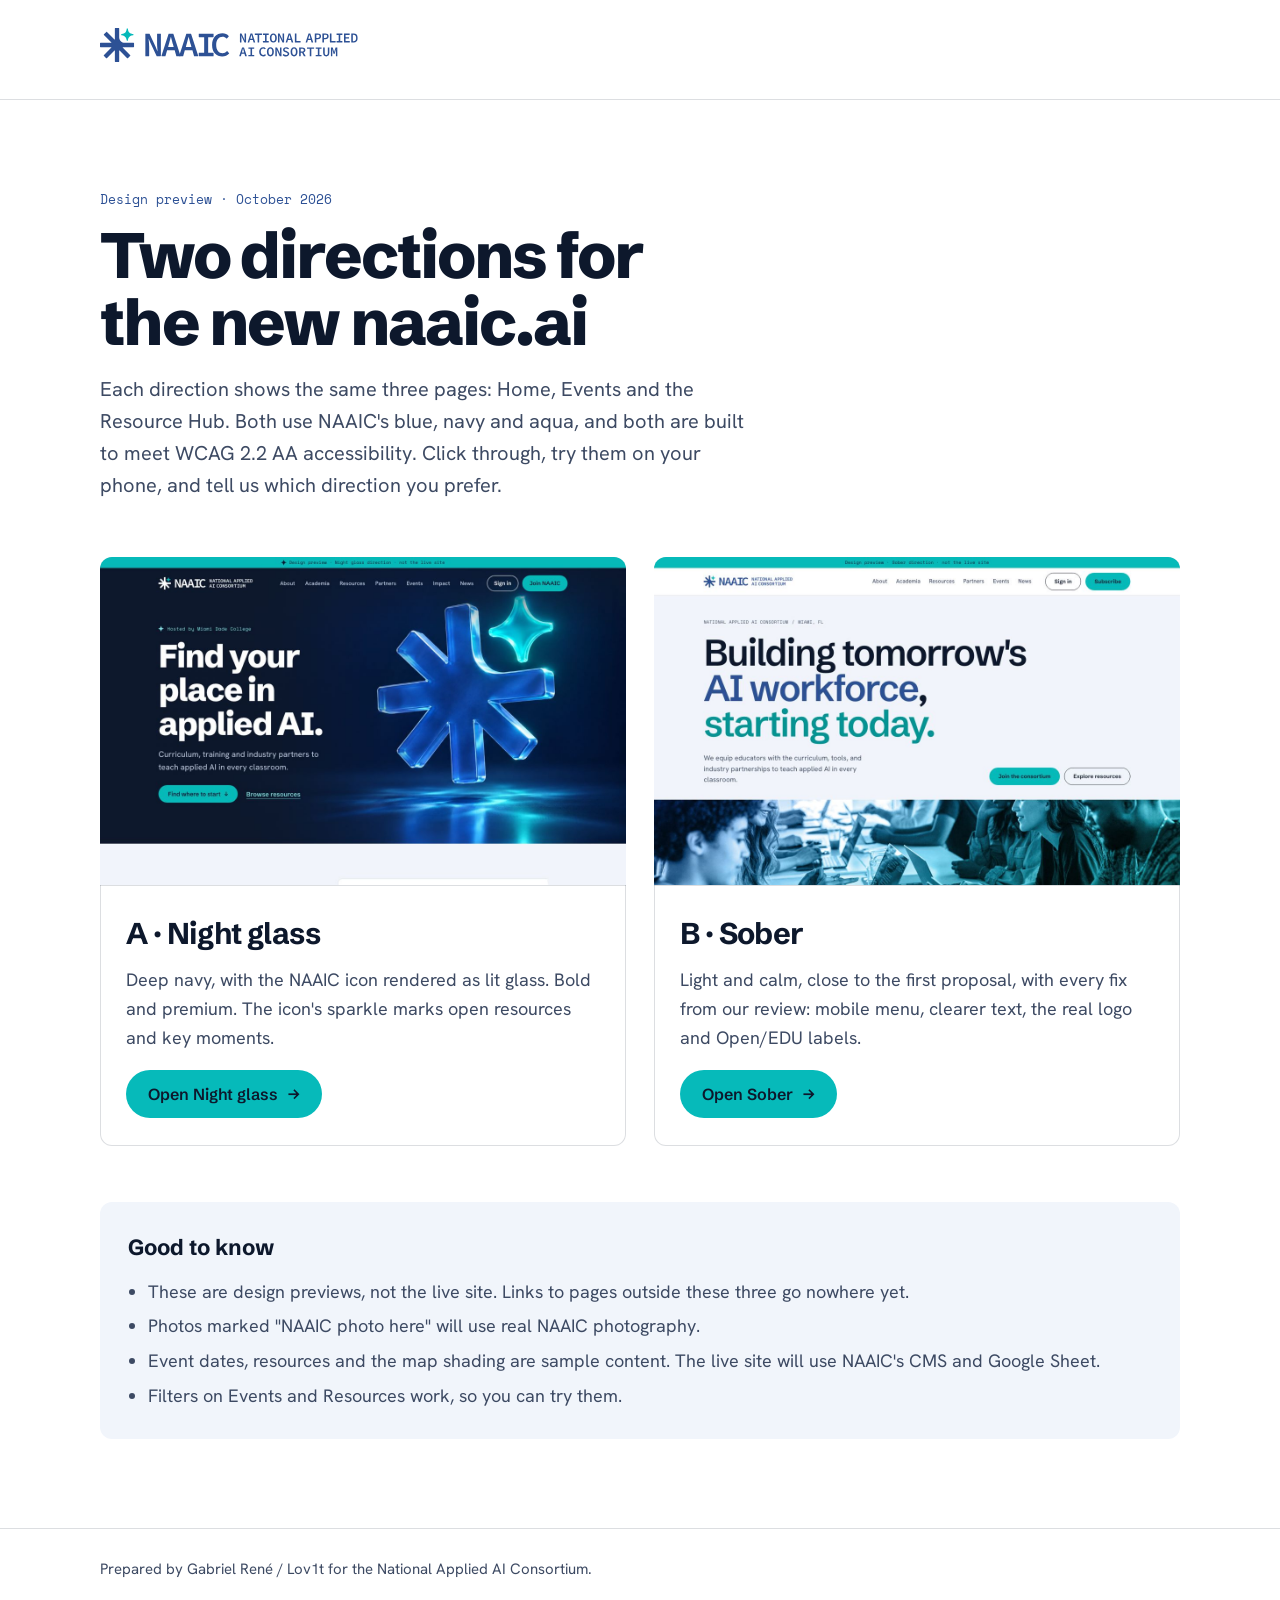
<file: index.html>
<!DOCTYPE html>
<html lang="en">
<head>
<meta charset="utf-8">
<meta name="viewport" content="width=device-width, initial-scale=1">
<meta name="robots" content="noindex, nofollow">
<title>NAAIC redesign — two design directions</title>
<link rel="icon" href="glass/img/brand/naaic-icon.svg" type="image/svg+xml">
<link rel="preconnect" href="https://fonts.googleapis.com">
<link rel="preconnect" href="https://fonts.gstatic.com" crossorigin>
<link rel="stylesheet" href="https://fonts.googleapis.com/css2?family=Schibsted+Grotesk:wght@600;700;800&family=Hanken+Grotesk:wght@400;500&family=Space+Mono&display=swap">
<style>
  :root { --ink:#0d182c; --blue:#2d5195; --aqua:#06baba; --soft:#3d4a63; --mist:#f1f5fb; --line:rgba(13,24,44,.14); }
  * { box-sizing:border-box; margin:0; padding:0; }
  body { font-family:'Hanken Grotesk',system-ui,sans-serif; font-size:18px; line-height:1.6; color:var(--ink); background:#fff; }
  a { color:inherit; }
  :focus-visible { outline:3px solid var(--blue); outline-offset:4px; border-radius:6px; }
  .wrap { max-width:1160px; margin:0 auto; padding:0 clamp(20px,4vw,40px); }
  header { padding:28px 0; border-bottom:1px solid var(--line); }
  header img { height:34px; width:auto; }
  main { padding:clamp(48px,7vw,96px) 0; }
  .kick { font-family:'Space Mono',monospace; font-size:13px; color:var(--blue); }
  h1 { font-family:'Schibsted Grotesk',sans-serif; font-weight:800; font-size:clamp(38px,5vw,64px); line-height:1.04; letter-spacing:-.03em; margin:12px 0 18px; max-width:16ch; text-wrap:balance; }
  .lead { color:var(--soft); font-size:20px; max-width:60ch; }
  .grid { display:grid; grid-template-columns:1fr 1fr; gap:28px; margin-top:56px; }
  .opt { display:flex; flex-direction:column; text-decoration:none; border-radius:12px; overflow:hidden; box-shadow:inset 0 0 0 1px var(--line); background:#fff; }
  .opt:hover { box-shadow:inset 0 0 0 2px var(--blue); }
  .opt img { width:100%; height:auto; aspect-ratio:16/10; object-fit:cover; object-position:top; border-bottom:1px solid var(--line); }
  .opt .body { padding:24px 26px 28px; }
  .opt h2 { font-family:'Schibsted Grotesk',sans-serif; font-weight:700; font-size:30px; letter-spacing:-.02em; }
  .opt p { color:var(--soft); margin-top:8px; }
  .opt .go { display:inline-flex; align-items:center; gap:10px; margin-top:18px; min-height:48px; padding:0 22px; border-radius:999px; background:var(--aqua); color:var(--ink); font-family:'Schibsted Grotesk',sans-serif; font-weight:600; font-size:16px; }
  .notes { margin-top:56px; padding:28px; background:var(--mist); border-radius:12px; }
  .notes h2 { font-family:'Schibsted Grotesk',sans-serif; font-size:22px; }
  .notes ul { margin:12px 0 0 20px; color:var(--soft); }
  .notes li { margin-top:6px; }
  footer { padding:28px 0 40px; color:var(--soft); font-size:15px; border-top:1px solid var(--line); }
  @media (max-width:820px) { .grid { grid-template-columns:1fr; } }
</style>
</head>
<body>
<header><div class="wrap"><img src="glass/img/brand/light.svg" alt="NAAIC, National Applied AI Consortium" width="183" height="34"></div></header>
<main>
  <div class="wrap">
    <p class="kick">Design preview · October 2026</p>
    <h1>Two directions for the new naaic.ai</h1>
    <p class="lead">Each direction shows the same three pages: Home, Events and the Resource Hub. Both use NAAIC's blue, navy and aqua, and both are built to meet WCAG 2.2 AA accessibility. Click through, try them on your phone, and tell us which direction you prefer.</p>

    <div class="grid">
      <a class="opt" href="glass/index.html">
        <img src="thumbs/glass.jpg" alt="" width="1200" height="750">
        <div class="body">
          <h2>A · Night glass</h2>
          <p>Deep navy, with the NAAIC icon rendered as lit glass. Bold and premium. The icon's sparkle marks open resources and key moments.</p>
          <span class="go">Open Night glass <span aria-hidden="true">→</span></span>
        </div>
      </a>
      <a class="opt" href="sober/index.html">
        <img src="thumbs/sober.jpg" alt="" width="1200" height="750">
        <div class="body">
          <h2>B · Sober</h2>
          <p>Light and calm, close to the first proposal, with every fix from our review: mobile menu, clearer text, the real logo and Open/EDU labels.</p>
          <span class="go">Open Sober <span aria-hidden="true">→</span></span>
        </div>
      </a>
    </div>

    <section class="notes" aria-labelledby="notes-h">
      <h2 id="notes-h">Good to know</h2>
      <ul>
        <li>These are design previews, not the live site. Links to pages outside these three go nowhere yet.</li>
        <li>Photos marked "NAAIC photo here" will use real NAAIC photography.</li>
        <li>Event dates, resources and the map shading are sample content. The live site will use NAAIC's CMS and Google Sheet.</li>
        <li>Filters on Events and Resources work, so you can try them.</li>
      </ul>
    </section>
  </div>
</main>
<footer><div class="wrap">Prepared by Gabriel René / Lov1t for the National Applied AI Consortium.</div></footer>
</body>
</html>
</file>
